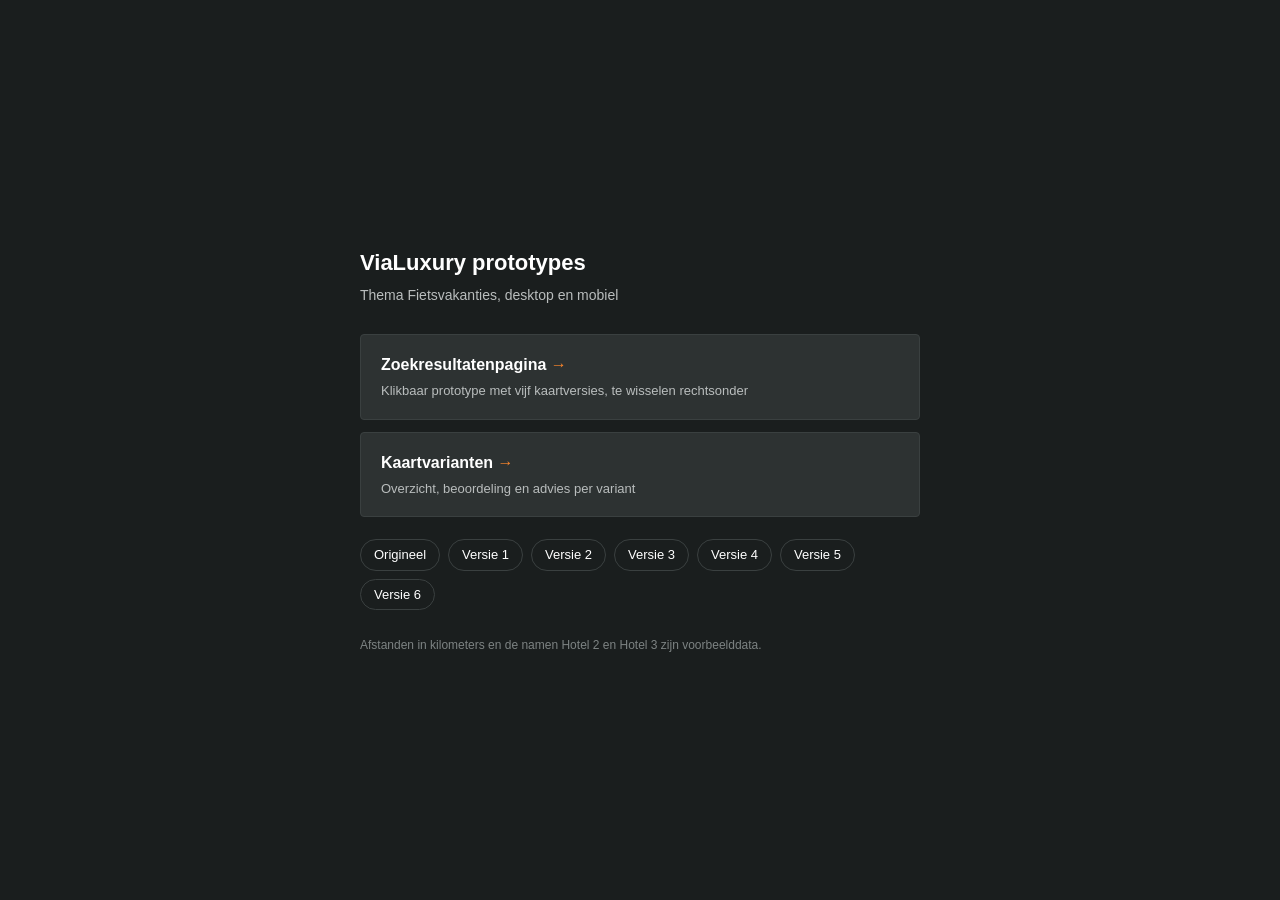
<file: index.html>
<!doctype html>
<html lang="nl">
<meta charset="utf-8">
<meta name="viewport" content="width=device-width,initial-scale=1">
<title>ViaLuxury prototypes</title>
<style>
  :root{color-scheme:light}
  *{box-sizing:border-box}
  body{margin:0;background:#1A1E1E;color:#fff;font:16px/1.5 -apple-system,BlinkMacSystemFont,"Segoe UI",Helvetica,Arial,sans-serif;
    display:flex;align-items:center;justify-content:center;min-height:100vh;padding:24px}
  main{width:100%;max-width:560px}
  h1{font-size:22px;font-weight:700;margin:0 0 6px}
  p.sub{margin:0 0 28px;color:#b9bdbd;font-size:14px}
  a.kaart{display:block;text-decoration:none;color:inherit;background:#2D3232;border:1px solid #3a4040;
    border-radius:4px;padding:18px 20px;margin-bottom:12px;transition:border-color .15s,background .15s}
  a.kaart:hover{background:#353b3b;border-color:#35C890}
  a.kaart b{display:block;font-size:16px;margin-bottom:4px}
  a.kaart span{display:block;font-size:13px;color:#b9bdbd}
  a.kaart em{font-style:normal;color:#FB862C}
  ul.versies{list-style:none;margin:22px 0 0;padding:0;display:flex;flex-wrap:wrap;gap:8px}
  ul.versies a{display:inline-block;text-decoration:none;font-size:13px;color:#fff;border:1px solid #3a4040;
    border-radius:999px;padding:5px 13px}
  ul.versies a:hover{border-color:#35C890}
  footer{margin-top:26px;font-size:12px;color:#7d8383}
</style>
<main>
  <h1>ViaLuxury prototypes</h1>
  <p class="sub">Thema Fietsvakanties, desktop en mobiel</p>

  <a class="kaart" href="vialuxury-fietsvakanties.html">
    <b>Zoekresultatenpagina <em>&rarr;</em></b>
    <span>Klikbaar prototype met vijf kaartversies, te wisselen rechtsonder</span>
  </a>
  <a class="kaart" href="fietskaarten-varianten.html">
    <b>Kaartvarianten <em>&rarr;</em></b>
    <span>Overzicht, beoordeling en advies per variant</span>
  </a>

  <ul class="versies">
    <li><a href="vialuxury-fietsvakanties.html?v=0">Origineel</a></li>
    <li><a href="vialuxury-fietsvakanties.html?v=1">Versie 1</a></li>
    <li><a href="vialuxury-fietsvakanties.html?v=2">Versie 2</a></li>
    <li><a href="vialuxury-fietsvakanties.html?v=3">Versie 3</a></li>
    <li><a href="vialuxury-fietsvakanties.html?v=4">Versie 4</a></li>
    <li><a href="vialuxury-fietsvakanties.html?v=5">Versie 5</a></li>
    <li><a href="vialuxury-fietsvakanties.html?v=6">Versie 6</a></li>
  </ul>

  <footer>Afstanden in kilometers en de namen Hotel 2 en Hotel 3 zijn voorbeelddata.</footer>
</main>
</file>
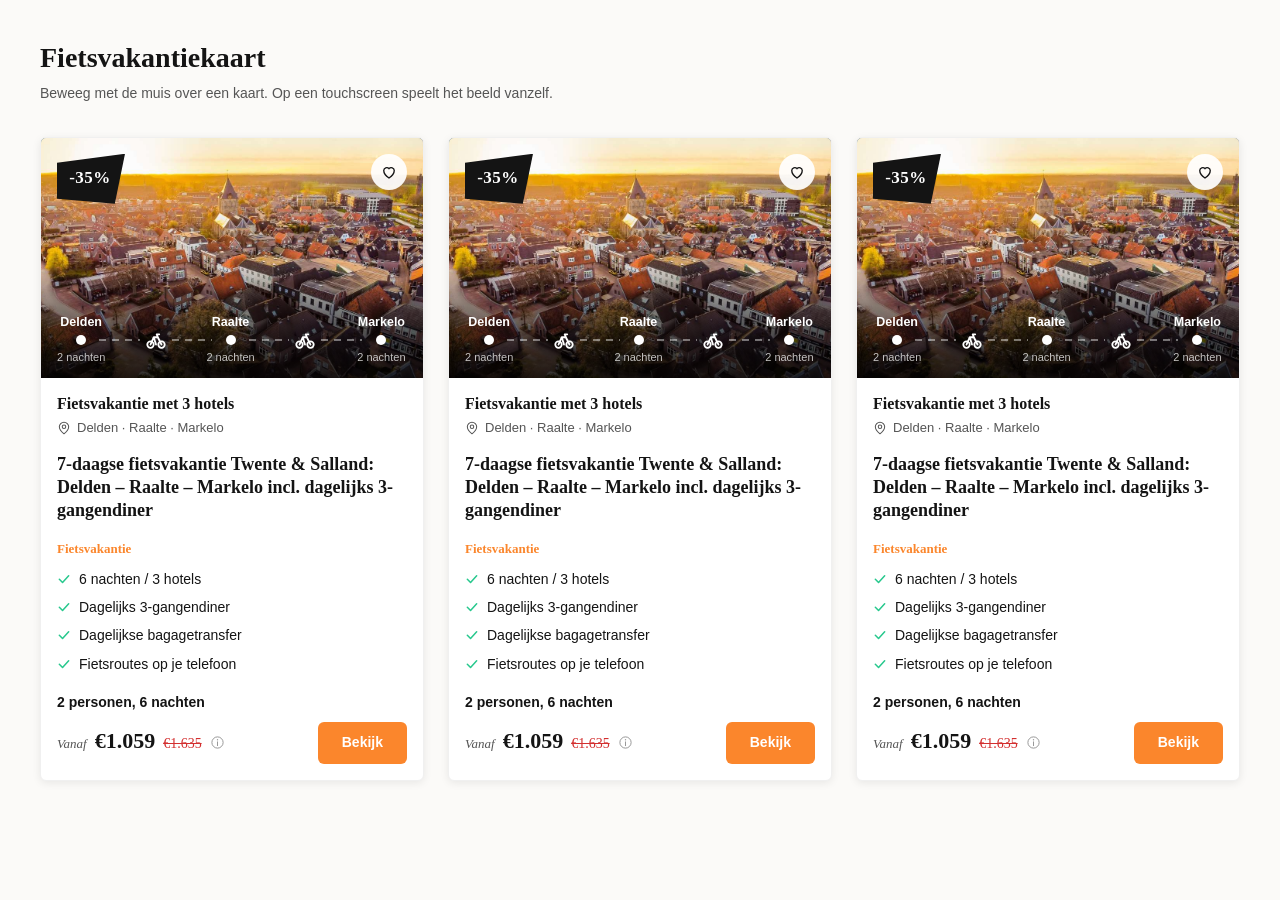
<file: fietskaart/index.html>
<!doctype html>
<html lang="nl">
<head>
<meta charset="utf-8">
<meta name="viewport" content="width=device-width, initial-scale=1">
<title>Fietsvakantiekaart</title>
<link rel="stylesheet" href="fietskaart.css">
<style>
  :root{color-scheme:light}
  *{box-sizing:border-box}
  body{margin:0;padding:40px 24px 80px;background:#FBFAF8;color:#141414;
    font:14px/1.6 'Basis Grotesque','Inter',-apple-system,BlinkMacSystemFont,'Segoe UI',Helvetica,Arial,sans-serif}
  h1{font-family:'Recoleta','Playfair Display',Georgia,serif;font-weight:700;font-size:28px;line-height:36.4px;margin:0 0 6px}
  p.sub{margin:0 0 32px;color:#555}
  .raster{display:grid;grid-template-columns:repeat(auto-fill,minmax(300px,1fr));gap:24px;max-width:1200px;margin:0 auto}
  .wrap{max-width:1200px;margin:0 auto}
</style>
</head>
<body>

<div class="wrap">
  <h1>Fietsvakantiekaart</h1>
  <p class="sub">Beweeg met de muis over een kaart. Op een touchscreen speelt het beeld vanzelf.</p>
</div>

<div class="raster">

  <!-- ========= KAART, dit is het hele sjabloon ========= -->
  <article class="vlc" data-vlc data-scenes="0,1.583333,3.291667,6">

    <div class="vlc__media">
      <video class="vlc__video" muted loop playsinline preload="metadata" poster="media/poster.jpg">
        <source src="media/route.mp4" type="video/mp4">
      </video>
      <img class="vlc__thumb" src="media/thumbnail.jpg" alt="">
      <div class="vlc__scrim"></div>

      <span class="vlc__discount">-35%</span>

      <button class="vlc__heart" type="button" aria-pressed="false" aria-label="Bewaar als favoriet">
        <svg viewBox="0 0 24 24" aria-hidden="true"><path d="M12 20s-7-4.5-7-10a4 4 0 0 1 7-2.5A4 4 0 0 1 19 10c0 5.5-7 10-7 10z"/></svg>
      </button>

      <ol class="vlc__route" aria-label="Reisopbouw">
        <li class="vlc__stop"><b>Delden</b><i></i><span>2 nachten</span></li>
        <li class="vlc__leg">
          <span class="vlc__bike"><svg viewBox="0 0 24 24" aria-hidden="true"><circle cx="6" cy="17" r="3.5"/><circle cx="18" cy="17" r="3.5"/><path d="M6 17l3.5-8h4.5l4 8M9.5 9l2.5 8M14 9l-1.2-3.2h2.7"/></svg></span>
        </li>
        <li class="vlc__stop"><b>Raalte</b><i></i><span>2 nachten</span></li>
        <li class="vlc__leg">
          <span class="vlc__bike"><svg viewBox="0 0 24 24" aria-hidden="true"><circle cx="6" cy="17" r="3.5"/><circle cx="18" cy="17" r="3.5"/><path d="M6 17l3.5-8h4.5l4 8M9.5 9l2.5 8M14 9l-1.2-3.2h2.7"/></svg></span>
        </li>
        <li class="vlc__stop"><b>Markelo</b><i></i><span>2 nachten</span></li>
      </ol>
    </div>

    <div class="vlc__body">
      <div class="vlc__kind">Fietsvakantie met 3 hotels</div>

      <div class="vlc__places">
        <svg viewBox="0 0 24 24" fill="none" stroke="currentColor" stroke-width="1.8" stroke-linecap="round" stroke-linejoin="round" aria-hidden="true"><path d="M20 10c0 6-8 12-8 12S4 16 4 10a8 8 0 0 1 16 0z"/><circle cx="12" cy="10" r="3"/></svg>
        <span>Delden &middot; Raalte &middot; Markelo</span>
      </div>

      <h3 class="vlc__title">7-daagse fietsvakantie Twente &amp; Salland: Delden &ndash; Raalte &ndash; Markelo incl. dagelijks 3-gangendiner</h3>

      <div class="vlc__label">Fietsvakantie</div>

      <ul class="vlc__incl">
        <li><svg viewBox="0 0 24 24" fill="none" stroke="currentColor" stroke-width="2.6" stroke-linecap="round" stroke-linejoin="round" aria-hidden="true"><path d="M4 12.5 9.5 18 20 6.5"/></svg><span>6 nachten / 3 hotels</span></li>
        <li><svg viewBox="0 0 24 24" fill="none" stroke="currentColor" stroke-width="2.6" stroke-linecap="round" stroke-linejoin="round" aria-hidden="true"><path d="M4 12.5 9.5 18 20 6.5"/></svg><span>Dagelijks 3-gangendiner</span></li>
        <li><svg viewBox="0 0 24 24" fill="none" stroke="currentColor" stroke-width="2.6" stroke-linecap="round" stroke-linejoin="round" aria-hidden="true"><path d="M4 12.5 9.5 18 20 6.5"/></svg><span>Dagelijkse bagagetransfer</span></li>
        <li><svg viewBox="0 0 24 24" fill="none" stroke="currentColor" stroke-width="2.6" stroke-linecap="round" stroke-linejoin="round" aria-hidden="true"><path d="M4 12.5 9.5 18 20 6.5"/></svg><span>Fietsroutes op je telefoon</span></li>
      </ul>

      <div class="vlc__people">2 personen, 6 nachten</div>

      <div class="vlc__price">
        <div class="vlc__amounts">
          <span class="vlc__from">Vanaf</span>
          <span class="vlc__now">&euro;1.059</span>
          <span class="vlc__was">&euro;1.635</span>
          <span class="vlc__info"><svg viewBox="0 0 24 24" fill="none" stroke="currentColor" stroke-width="1.6" aria-hidden="true"><circle cx="12" cy="12" r="9"/><path d="M12 11v6" stroke-linecap="round"/><circle cx="12" cy="7.6" r="1.1" fill="currentColor" stroke="none"/></svg></span>
        </div>
        <a class="vlc__cta" href="#">Bekijk</a>
      </div>
    </div>

  </article>
  <!-- ========= einde kaart ========= -->

</div>

<script src="fietskaart.js"></script>
<script>
  // tweede en derde kaart, alleen om het raster te vullen
  const raster = document.querySelector('.raster');
  const bron = raster.firstElementChild;
  for (let i = 0; i < 2; i++) raster.appendChild(bron.cloneNode(true));
  raster.querySelectorAll('[data-vlc]').forEach(c => c.removeAttribute('data-vlc-klaar'));
  initFietskaart();
</script>

</body>
</html>
</file>
<file: fietskaart/fietskaart.css>
/* ------------------------------------------------------------------
   Fietsvakantiekaart
   Losse component, geen Tailwind en geen andere afhankelijkheden.
   Alles zit onder .vlc, dus het botst niet met bestaande stijlen.

   Tokens uit styleguide-vakanties.md:
   #141414 zwart, #FB862C accent met hover #F56800, #27C88D vinkjes,
   #D32F2F oude prijs, #555555 bijschrift, #F0F0F0 rand,
   radius 6px, schaduw 0 2px 8px, Recoleta voor koppen en prijs,
   Basis Grotesque voor de knop en de lopende tekst.
------------------------------------------------------------------- */

.vlc{
  --vlc-zwart:#141414;
  --vlc-accent:#FB862C;
  --vlc-accent-hover:#F56800;
  --vlc-vink:#27C88D;
  --vlc-oud:#D32F2F;
  --vlc-grijs:#555555;
  --vlc-rand:#F0F0F0;
  --vlc-ruimte:16px;
  --vlc-beeld:240px;          /* hoogte van het beeldvlak */
  --vlc-as:25px;              /* hoogte van de routelijn binnen de rij */
  --vlc-kop:'Recoleta','Playfair Display',Georgia,serif;
  --vlc-tekst:'Basis Grotesque','Inter',-apple-system,BlinkMacSystemFont,'Segoe UI',Helvetica,Arial,sans-serif;

  position:relative;display:flex;flex-direction:column;
  background:#fff;border:1px solid var(--vlc-rand);border-radius:6px;overflow:hidden;
  box-shadow:0 2px 8px rgba(0,0,0,.08);transition:box-shadow 250ms ease;
  color:var(--vlc-zwart);font-family:var(--vlc-tekst);text-decoration:none;
}
.vlc:hover{box-shadow:0 4px 12px rgba(0,0,0,.12)}
.vlc *,.vlc *::before,.vlc *::after{box-sizing:border-box}

/* ---- beeldvlak ---- */
.vlc__media{position:relative;height:var(--vlc-beeld);flex:none;overflow:hidden;background:var(--vlc-zwart)}
.vlc__video,.vlc__thumb{position:absolute;inset:0;width:100%;height:100%;object-fit:cover;display:block}
.vlc__thumb{opacity:1;transition:opacity 250ms ease}
.vlc.is-playing .vlc__thumb{opacity:0}

/* verloop achter de routelijn, anders zakt wit weg in een lichte foto */
.vlc__scrim{position:absolute;inset:auto 0 0 0;height:46%;
  background:linear-gradient(to top,rgba(0,0,0,.8) 0%,rgba(0,0,0,.55) 42%,rgba(0,0,0,0) 100%)}
/* matglas in plaats van verloop: zet class vlc--blur op de kaart */
.vlc--blur .vlc__scrim{background:rgba(20,20,20,.42);
  backdrop-filter:blur(12px) saturate(115%);-webkit-backdrop-filter:blur(12px) saturate(115%);
  -webkit-mask-image:linear-gradient(to top,#000 52%,rgba(0,0,0,.6) 78%,transparent 100%);
  mask-image:linear-gradient(to top,#000 52%,rgba(0,0,0,.6) 78%,transparent 100%)}

/* ---- kortingsbadge ---- */
.vlc__discount{position:absolute;top:16px;left:16px;z-index:3;
  display:inline-flex;align-items:center;justify-content:center;min-width:68px;height:50px;
  padding:2px 12px 4px 10px;background:var(--vlc-zwart);color:#fff;
  font-family:var(--vlc-kop);font-weight:700;font-size:17px;line-height:24px;letter-spacing:.5px;
  clip-path:polygon(0% 18%,100% 0%,85% 100%,0% 90%)}

/* ---- favorietenhart ---- */
.vlc__heart{position:absolute;top:16px;right:16px;z-index:3;
  width:36px;height:36px;border:0;border-radius:50%;cursor:pointer;
  display:grid;place-items:center;background:rgba(255,255,255,.92);color:var(--vlc-zwart);padding:0}
.vlc__heart svg{width:18px;height:18px;fill:none;stroke:currentColor;stroke-width:1.8}
.vlc__heart[aria-pressed="true"] svg{fill:#E01F33;stroke:#E01F33}

/* ---- routelijn ---- */
.vlc__route{position:absolute;left:0;right:0;bottom:0;z-index:2;
  list-style:none;margin:0;padding:0 16px 14px;display:flex;align-items:stretch;justify-content:center}
.vlc__stop{display:flex;flex-direction:column;align-items:center;text-align:center;
  flex:0 0 auto;max-width:36%;min-width:0}
.vlc__stop b{order:1;color:#fff;font-size:12.5px;font-weight:700;line-height:14px;margin-bottom:6px;
  max-width:100%;white-space:nowrap;overflow:hidden;text-overflow:ellipsis;padding:0 2px;
  transition:color 200ms ease}
.vlc__stop i{order:2;display:block;width:10px;height:10px;border-radius:50%;background:#fff;
  transition:background 200ms ease}
.vlc__stop span{order:3;color:rgba(255,255,255,.75);font-size:11px;line-height:13px;margin-top:6px;
  transition:color 200ms ease}

/* de etappe is de balk die volloopt: witte streepjes over grijze streepjes */
.vlc__leg{flex:1 1 0;min-width:40px;position:relative;display:flex;flex-direction:column;align-items:center}
.vlc__leg::before,.vlc__leg::after{content:"";position:absolute;top:calc(var(--vlc-as) - 1px);height:2px;
  background-image:repeating-linear-gradient(to right,#fff 0 7px,transparent 7px 13px),
    repeating-linear-gradient(to right,rgba(255,255,255,.42) 0 7px,transparent 7px 13px);
  background-repeat:no-repeat,repeat-x;background-position:left center,left center}
.vlc__leg::before{left:-6px;right:calc(50% + 16px);background-size:calc(var(--f1,0) * 100%) 2px,auto}
.vlc__leg::after{left:calc(50% + 16px);right:-6px;background-size:calc(var(--f2,0) * 100%) 2px,auto}
.vlc__bike{position:absolute;top:var(--vlc-as);left:50%;transform:translate(-50%,-50%);
  color:#fff;display:flex}
.vlc__bike svg{width:22px;height:22px;fill:none;stroke:currentColor;stroke-width:2;
  stroke-linecap:round;stroke-linejoin:round}

/* zolang de video loopt: bereikte plaatsen wit, de rest grijs */
.vlc__route.is-running .vlc__stop b{color:rgba(255,255,255,.45)}
.vlc__route.is-running .vlc__stop i{background:rgba(255,255,255,.45)}
.vlc__route.is-running .vlc__stop span{color:rgba(255,255,255,.4)}
.vlc__route.is-running .vlc__stop.is-done b{color:#fff}
.vlc__route.is-running .vlc__stop.is-done i{background:#fff}
.vlc__route.is-running .vlc__stop.is-done span{color:rgba(255,255,255,.8)}

/* ---- tekstblok ---- */
.vlc__body{padding:var(--vlc-ruimte)}
.vlc__kind{font-family:var(--vlc-kop);font-weight:700;font-size:16px;line-height:20.8px}
.vlc__places{display:flex;align-items:center;gap:6px;margin-top:4px;
  font-size:13px;line-height:18px;color:var(--vlc-grijs)}
.vlc__places svg{width:14px;height:14px;flex:none}
.vlc__title{font-family:var(--vlc-kop);font-weight:700;font-size:18px;line-height:23.4px;
  margin:var(--vlc-ruimte) 0 0;
  display:-webkit-box;-webkit-box-orient:vertical;-webkit-line-clamp:4;overflow:hidden}
.vlc__label{font-family:var(--vlc-kop);font-weight:600;font-size:13px;line-height:20.8px;
  color:var(--vlc-accent);margin-top:var(--vlc-ruimte)}
.vlc__incl{list-style:none;margin:8px 0 0;padding:0}
.vlc__incl li{display:flex;align-items:flex-start;gap:8px;font-size:14px;line-height:22.4px;margin-bottom:6px}
.vlc__incl li:last-child{margin-bottom:0}
.vlc__incl svg{width:14px;height:14px;margin-top:4px;color:var(--vlc-vink);flex:none}
.vlc__people{font-weight:700;font-size:14px;line-height:22.4px;margin-top:var(--vlc-ruimte)}

.vlc__price{display:flex;align-items:center;justify-content:space-between;gap:12px;margin-top:8px}
.vlc__amounts{display:flex;align-items:baseline;gap:8px}
.vlc__from{font-family:var(--vlc-kop);font-style:italic;font-size:13px;color:var(--vlc-grijs)}
.vlc__now{font-family:var(--vlc-kop);font-weight:700;font-size:22px;line-height:22px}
.vlc__was{font-family:var(--vlc-kop);font-size:14px;color:var(--vlc-oud);text-decoration:line-through}
.vlc__info{align-self:center;color:#999;display:flex}
.vlc__info svg{width:15px;height:15px}
.vlc__cta{display:inline-flex;align-items:center;height:42px;padding:10px 24px;
  background:var(--vlc-accent);color:#fff;border-radius:6px;text-decoration:none;
  font-weight:600;font-size:14px;line-height:22.4px;transition:background 150ms ease;white-space:nowrap}
.vlc:hover .vlc__cta,.vlc__cta:hover{background:var(--vlc-accent-hover)}

/* ---- smal: meer lucht tussen de blokken ---- */
@media (max-width:767px){
  .vlc{--vlc-ruimte:20px}
  .vlc__route{padding:0 20px 16px}
  .vlc__incl{margin-top:10px}
  .vlc__incl li{margin-bottom:8px}
  .vlc__price{margin-top:12px}
}

/* ---- minder beweging: geen video, het stilstaande beeld blijft staan ---- */
@media (prefers-reduced-motion:reduce){
  .vlc.is-playing .vlc__thumb{opacity:1}
}
</file>
